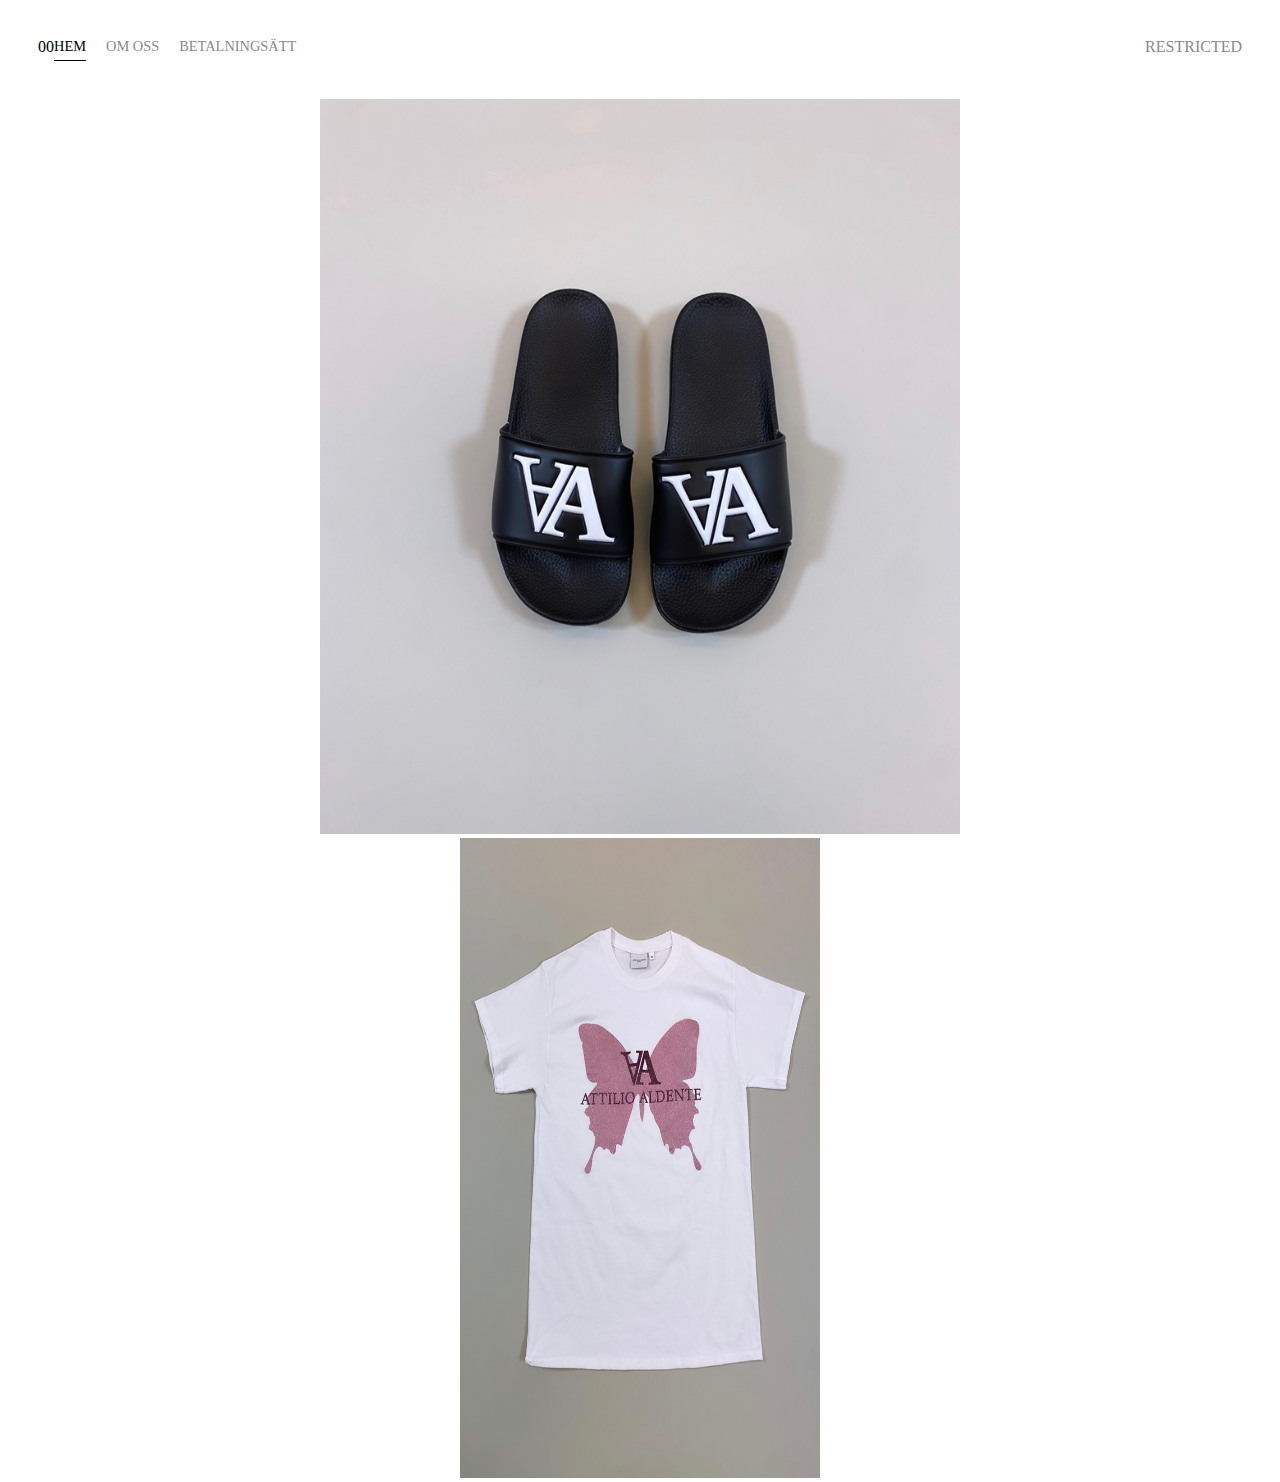
<file: index.html>
<!DOCTYPE html>
<html lang="en" dir="ltr">
  <head>
    <meta charset="utf-8">
    <title>Restricted</title>
    <link rel="preconnect" href="https://fonts.gstatic.com">
<link href="https://fonts.googleapis.com/css2?family=Lato:wght@300&display=swap" rel="stylesheet">
    <link rel="stylesheet" href="styles.css">
  </head>
<body>
     <div class="container">
         <div class="nav-wrapper">
            <div class="left-side">
               00<div class="nav-link-wrapper active-nav-link">
                    <a href="index.html">Hem</a>
               </div>

               <div class="nav-link-wrapper">
                   <a href="Om-oss.html">Om oss</a>
                </div>

                <div class="nav-link-wrapper">
                    <a href="betalningsätt.html"> Betalningsätt</a>
                </div>
                
                
            
         </div>
        

         <div class="right-side">
             <div class="brand">
                 <div class="nav-link-wrapper">
                 <a href="index.html"> Restricted </a>
                </div>
             </div>
         </div> 
      </div>

      <div class="content-wrapper">
          <div class="portfolio-items-wrapper">
              
            <div class="portfolio-item-wrapper">
                <img src="images/attilioaldente-test2.png" width="50%" height="50%">
                

            </div>

            <div class="portfolio-item-wrapper">
                <img src="images/attilioaldente-test.png" width="360" height="640">
                

            </div>
            
          



          </div>
      </div>



    </div>
</body>
<script>
   const portfolioItems = document.querySelectorAll ('.portfolio-item-wrapper') 

   portfolioItems.forEach(portfolioItem => {
       portfolioItem.addEventListener('mouseover', () => {
          console.log(portfolioItem.childNodes [1].classList);
          portfolioItem.childNodes [1].classList.add('img-brighten');
       })
       
       portfolioItem.addEventListener('mouseout', () => {
          console.log(portfolioItem.childNodes [1].classList);
          portfolioItem.childNodes [1].classList.remove('img-brighten');
       })
   })
   

</script>
</html>
</file>
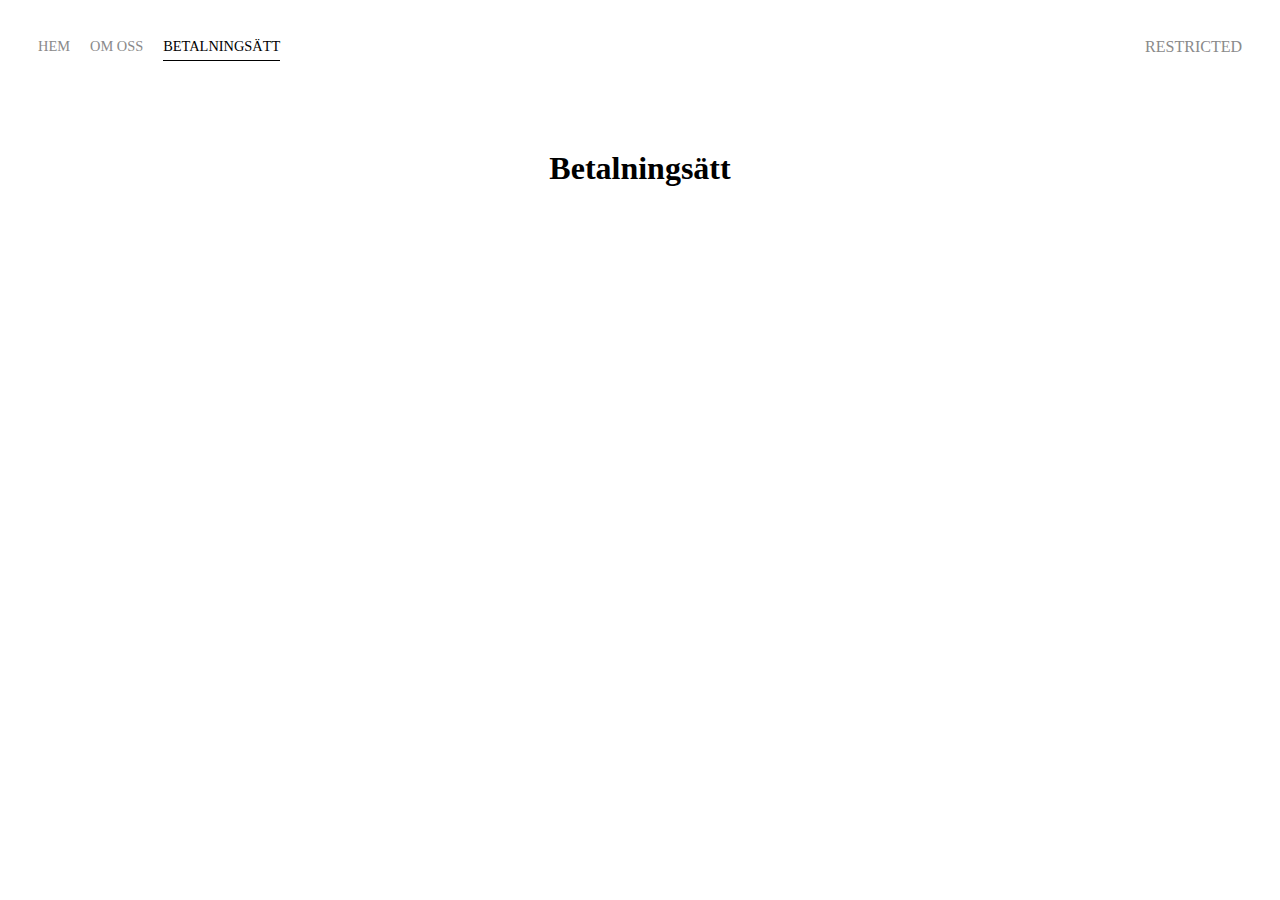
<file: betalningsätt.html>
<!DOCTYPE html>
<html lang="en" dir="ltr">
  <head>
    <meta charset="utf-8">
    <title>Restricted</title>
    <link rel="preconnect" href="https://fonts.gstatic.com">
<link href="https://fonts.googleapis.com/css2?family=Lato:wght@300&display=swap" rel="stylesheet">
    <link rel="stylesheet" href="styles.css">
  </head>
<body>
    <div class="container">
        <div class="nav-wrapper">
           <div class="left-side">
              <div class="nav-link-wrapper">
                   <a href="index.html">Hem</a>
              </div>

              <div class="nav-link-wrapper">
                  <a href="Om-oss.html">Om oss</a>
               </div>

               <div class="nav-link-wrapper active-nav-link">
                   <a href="betalningsätt.html"> Betalningsätt</a>
               </div>
               
               
           
        </div>
       

        <div class="right-side">
            <div class="brand">
                <div class="nav-link-wrapper">
                <a href="index.html"> Restricted </a>
               </div>
            </div>
        </div> 
     </div>

      <div class="content-wrapper">
          <div class="payment-content-wrapper">
              <h1>Betalningsätt</h1>

          </div>
      </div>
 </div>

</body>
</html>
</file>
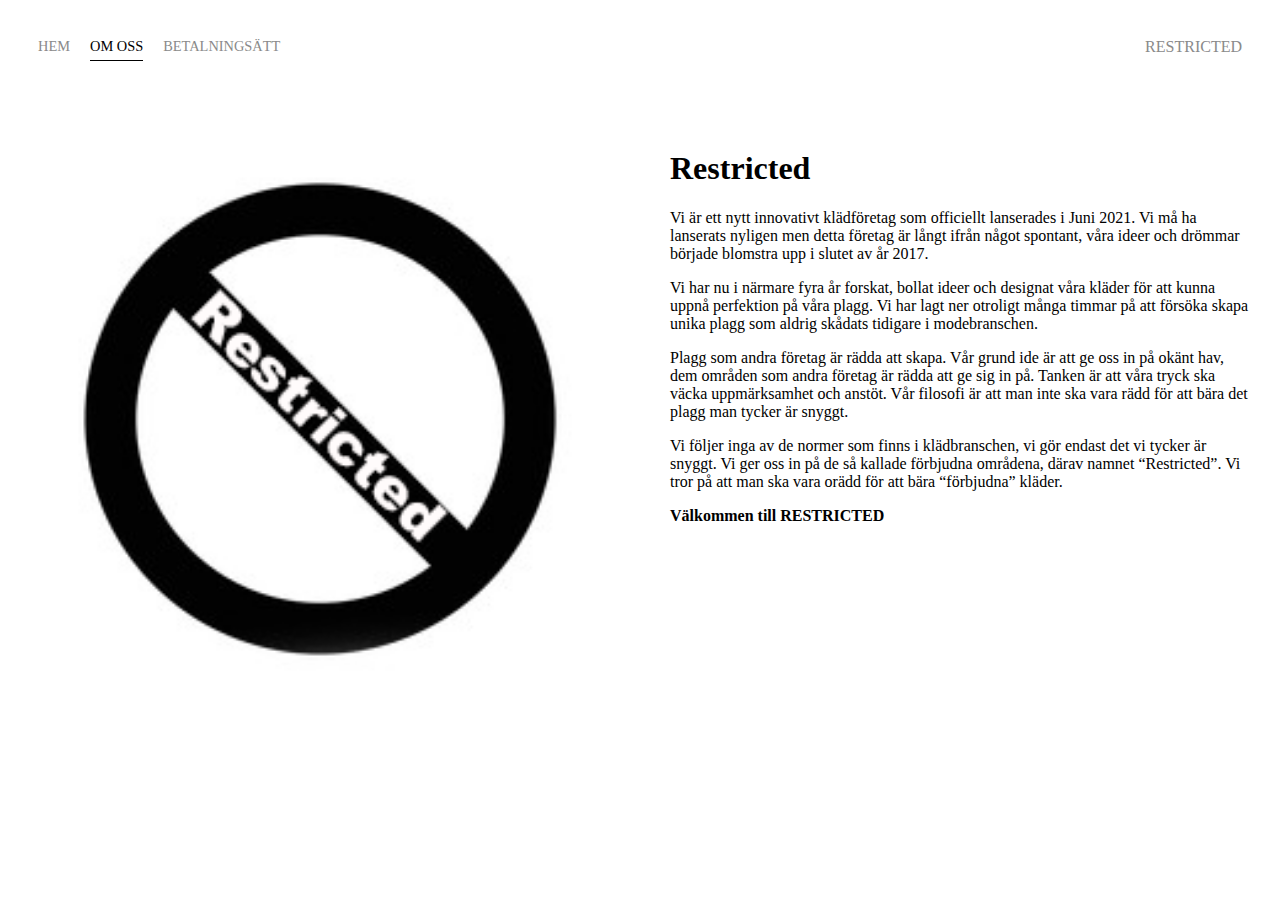
<file: Om-oss.html>
<!DOCTYPE html>
<html lang="en" dir="ltr">
  <head>
    <meta charset="utf-8">
    <title>Restricted</title>
    <link rel="preconnect" href="https://fonts.gstatic.com">
<link href="https://fonts.googleapis.com/css2?family=Lato:wght@300&display=swap" rel="stylesheet">
    <link rel="stylesheet" href="styles.css">
  </head>
<body>
    <div class="container">
        <div class="nav-wrapper">
           <div class="left-side">
              <div class="nav-link-wrapper">
                   <a href="index.html">Hem</a>
              </div>

              <div class="nav-link-wrapper active-nav-link">
                  <a href="Om-oss.html">Om oss</a>
               </div>

               <div class="nav-link-wrapper">
                   <a href="betalningsätt.html"> Betalningsätt</a>
               </div>
               
               
           
        </div>
       

        <div class="right-side">
            <div class="brand">
                <div class="nav-link-wrapper">
                <a href="index.html"> Restricted </a>
               </div>
            </div>
        </div> 
     </div>
      <div class="content-wrapper">
          <div class="two-column-wrapper">
               <div class="profile-image-wrapper">
                   <img src="images/restrictred-logo-B&W.png" >
               </div>

               <div class="profile-content-wrapper">
                 <h1>Restricted</h1>
                 <p> Vi är ett nytt  innovativt klädföretag som officiellt lanserades i Juni 2021. Vi må ha lanserats nyligen men detta företag är långt ifrån något spontant, våra ideer och drömmar började blomstra upp i slutet av år 2017. 
                </p>
                 <p>Vi har nu i närmare fyra år forskat, bollat ideer och designat våra kläder för att kunna uppnå perfektion på våra plagg. Vi har lagt ner otroligt många timmar på att försöka skapa unika plagg som aldrig skådats tidigare i modebranschen.
                </p>
                <p>Plagg som andra företag är rädda att skapa. Vår grund ide är att ge oss in på okänt hav, dem områden som andra företag är rädda att ge sig in på. Tanken är att våra tryck ska väcka uppmärksamhet och anstöt. Vår filosofi är att man inte ska vara rädd för att bära det plagg man tycker är snyggt. 
                </p>
                <p>Vi följer inga av de normer som finns i klädbranschen, vi gör endast det vi tycker är snyggt. Vi ger oss in på de så kallade förbjudna områdena, därav namnet “Restricted”. Vi tror på att man ska vara orädd för att bära “förbjudna” kläder. 
                </p>
                <p><strong>Välkommen till RESTRICTED</strong></p>
               </div>

          </div>
      </div>
    
   </div>          
</body> 
</html>
</file>
<file: styles.css>
/* Master styles */
body {
    font-family: "Lato, sans-serif";
    margin: 0px;
}
.nav-wrapper {
    display: flex;
    justify-content: space-between;
    padding: 38px;
}

.left-side {
    display: flex;
}

/* Nav styles */

.nav-wrapper > .right-side > div {
    margin-left: 20px;
    font-size: 1em;
    text-transform: uppercase;
}
.nav-wrapper > .left-side > div {
    margin-right: 20px;
    font-size: 0.9em;
    text-transform: uppercase;
}

.nav-link-wrapper {
    height: 22px;
    border-bottom: 1px solid transparent;
    transition: border-bottom 0.5s;
}

.nav-link-wrapper a {
    color: #8a8a8a;
    text-decoration: none;
    transition: color 0.5s;
}

.nav-link-wrapper:hover {
    border-bottom: 1px solid black;
}

.nav-link-wrapper a:hover {
    color: black;
}

.active-nav-link {
    border-bottom: 1px solid black;
}

.active-nav-link a {
    color: black !important;
}

/* Portfolio styles */


.portfolio-item-wrapper {
  grid-template-columns: 1fr 1fr;
    text-align: center;
}


.img-text-wrapper:hover .subtitle {
    font-weight: 600;
    color: white;
}

.img-brighten {
    transition: 1s;
    filter: brightness(70%);
}

/* About page */
.two-column-wrapper {
    display: grid;
    grid-template-columns: 1fr 1fr;
}

.profile-image-wrapper img {
    width: 100%;

}

.profile-content-wrapper {
    padding: 30px;

}

.profile-content-wrapper h1 {
    color: black ;
}

/* Betalningsätt */

.payment-content-wrapper {
    text-align: center;
    color: black;
    padding: 30px;
    
}
</file>
